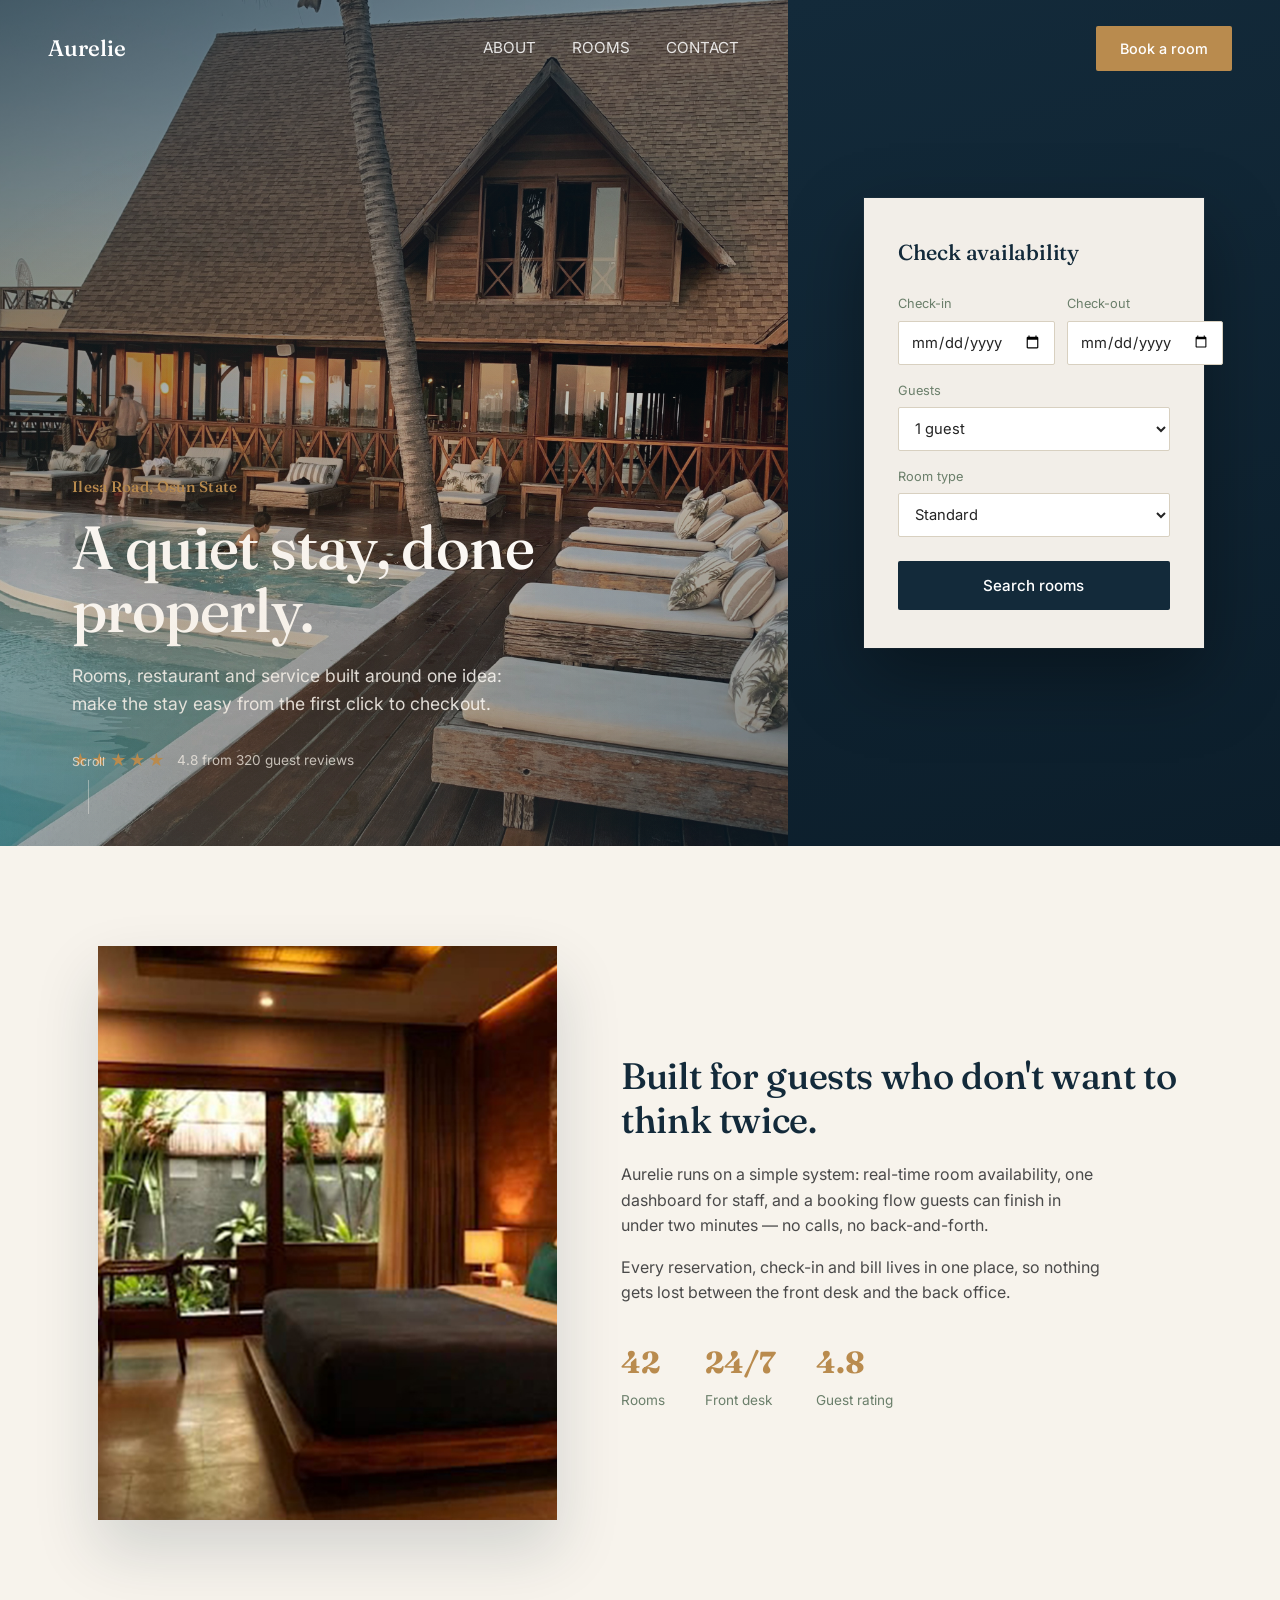
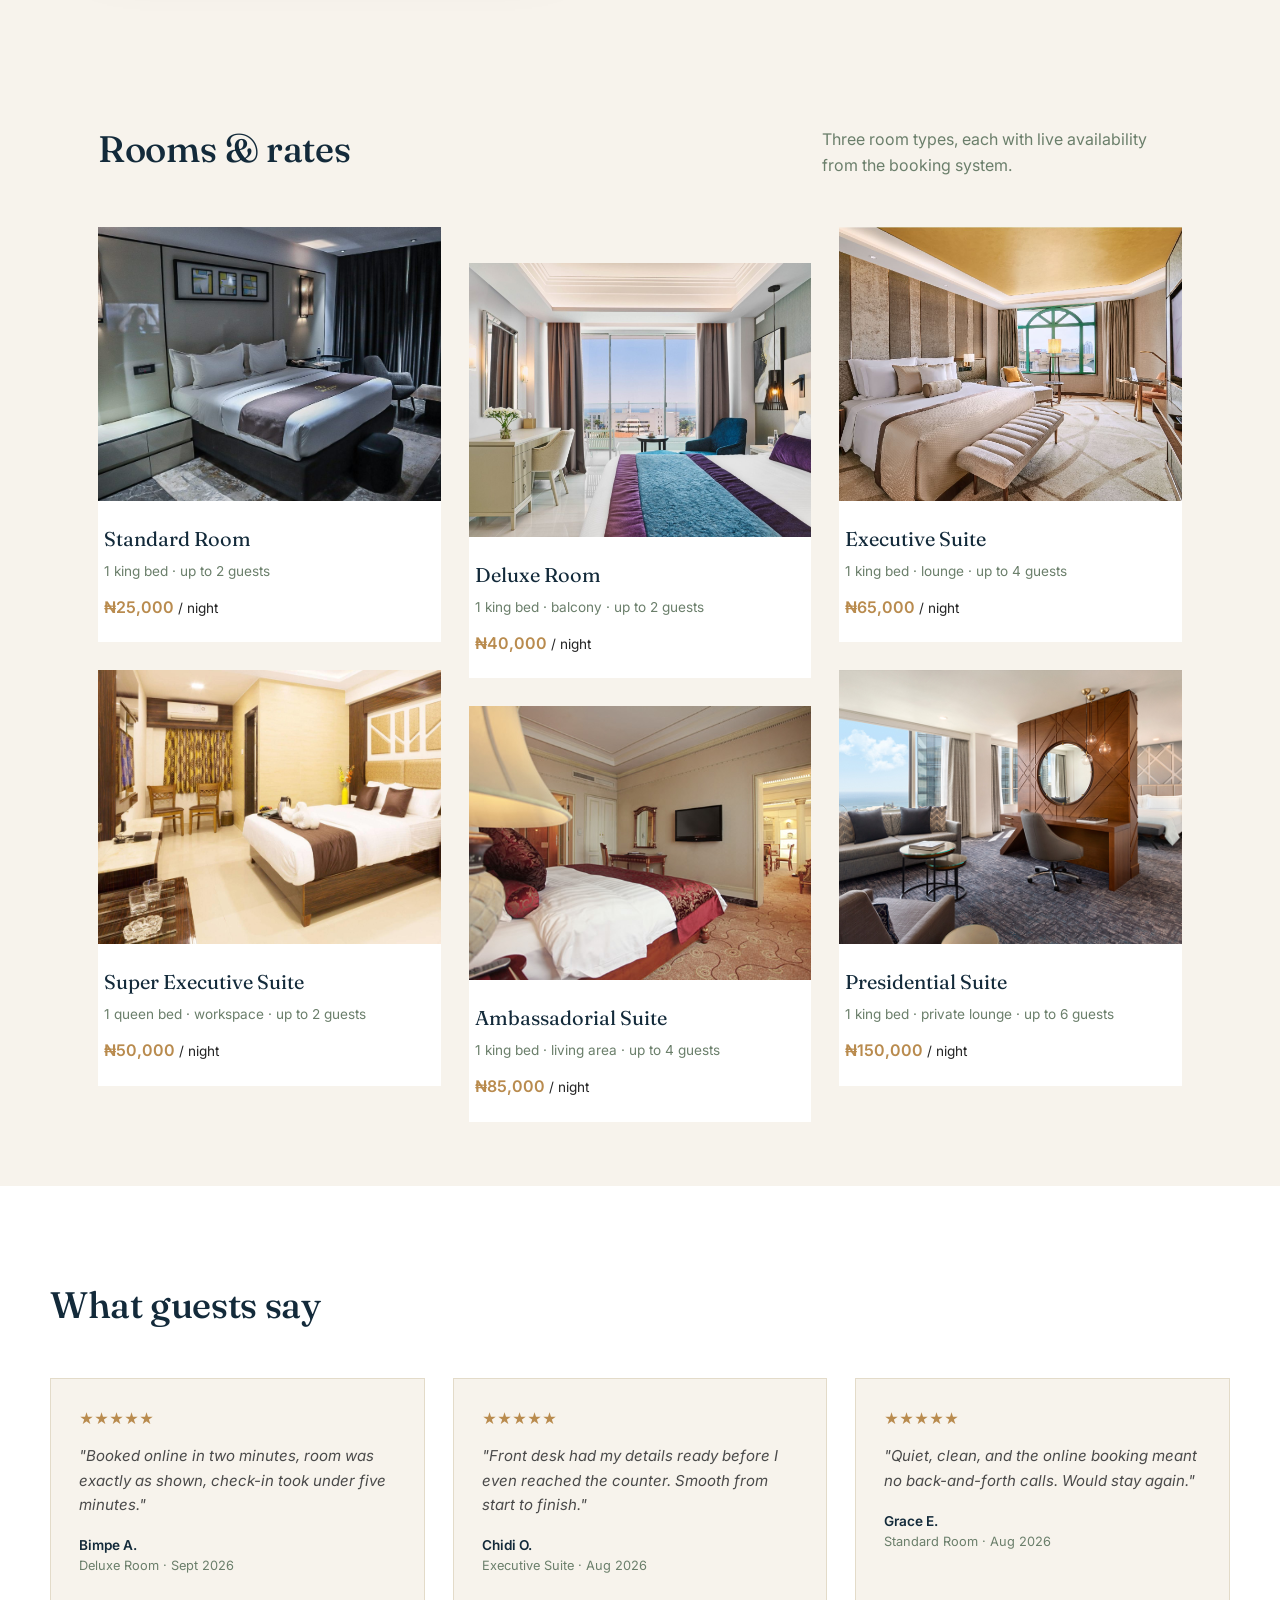
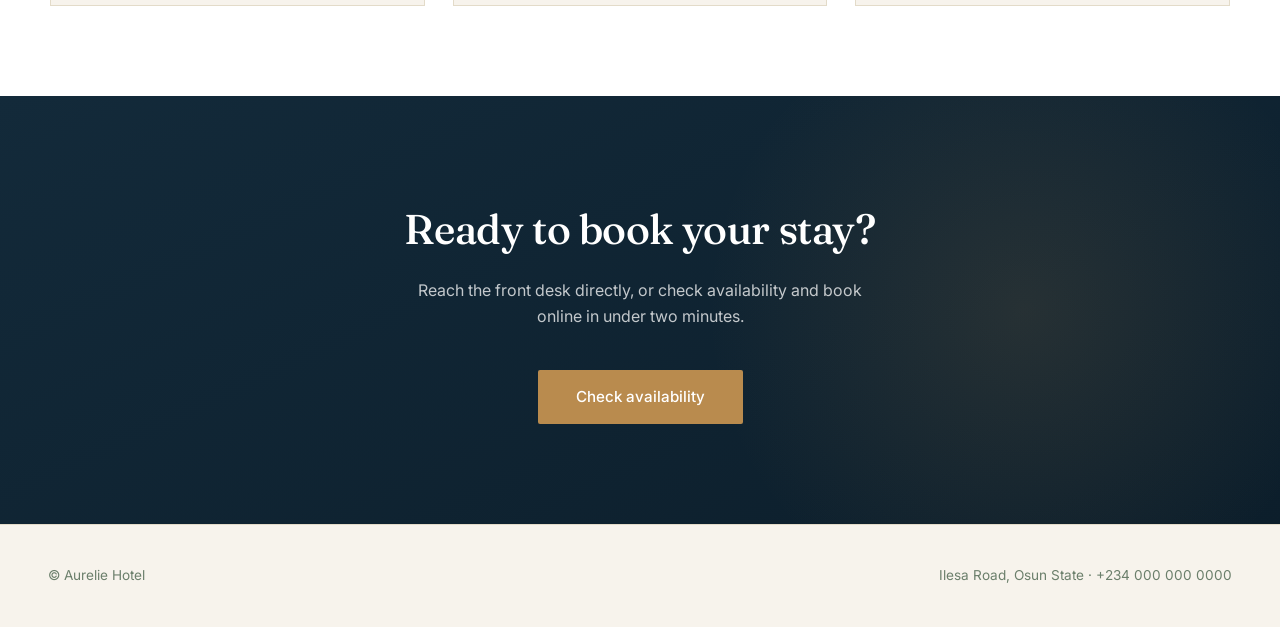
<file: index.html>
<!DOCTYPE html>
<html lang="en">
<head>
<meta charset="UTF-8">
<meta name="viewport" content="width=device-width, initial-scale=1.0">
<title>Aurelie Hotel</title>
<link rel="preconnect" href="https://fonts.googleapis.com">
<link href="https://fonts.googleapis.com/css2?family=Fraunces:opsz,wght@9..144,400;9..144,500;9..144,600&family=Inter:wght@400;500;600&display=swap" rel="stylesheet">
<link rel="stylesheet" href="style.css">
</head>
<body>

<nav class="sitenav">
  <div class="logo">Aurelie</div>
  <div class="nav-links">
    <a href="about.html">ABOUT</a>
    <a href="room.html">ROOMS</a>
    <a href="contact.html">CONTACT</a>
  </div>
  <a href="booking.html" class="nav-book">Book a room</a>
  <button class="hamburger" aria-label="Toggle menu"><span></span><span></span><span></span></button>
</nav>
<div class="nav-overlay"></div>

<section class="hero">
  <div class="hero-visual">
    <div class="hero-copy">
      <span class="eyebrow serif">Ilesa Road, Osun State</span>
      <h1>A quiet stay, done properly.</h1>
      <p>Rooms, restaurant and service built around one idea: make the stay easy from the first click to checkout.</p>
      <div class="hero-rating"><span class="stars">★★★★★</span><span>4.8 from 320 guest reviews</span></div>
    </div>
    <div class="scroll-cue"><span>Scroll</span><span class="line"></span></div>
  </div>
  <div class="hero-side">
    <form class="booking-card" action="booking.html">
      <h3>Check availability</h3>
      <div class="field-row">
        <div class="field"><label>Check-in</label><input type="date"></div>
        <div class="field"><label>Check-out</label><input type="date"></div>
      </div>
      <div class="field">
        <label>Guests</label>
        <select><option>1 guest</option><option>2 guests</option><option>3+ guests</option></select>
      </div>
      <div class="field">
        <label>Room type</label>
        <select>
          <option>Standard</option>
          <option>Deluxe</option>
          <option>Executive Suite</option>
          <option>Swiss Room</option>
          <option>Ambassadorial Suite</option>
          <option>Presidential Suite</option>
        </select>
      </div>
      <button type="submit" class="btn-primary">Search rooms</button>
    </form>
  </div>
</section>

<section class="section about reveal">
  <div class="about-img"></div>
  <div>
    <h2>Built for guests who don't want to think twice.</h2>
    <p>Aurelie runs on a simple system: real-time room availability, one dashboard for staff, and a booking flow guests can finish in under two minutes — no calls, no back-and-forth.</p>
    <p>Every reservation, check-in and bill lives in one place, so nothing gets lost between the front desk and the back office.</p>
    <div class="stat-row">
      <div class="stat"><b>42</b><span>Rooms</span></div>
      <div class="stat"><b>24/7</b><span>Front desk</span></div>
      <div class="stat"><b>4.8</b><span>Guest rating</span></div>
    </div>
  </div>
</section>

<section class="section">
  <div class="rooms-header reveal">
    <h2>Rooms &amp; rates</h2>
    <p>Three room types, each with live availability from the booking system.</p>
  </div>
  <div class="room-grid">
    <a href="room.html" class="room-card reveal">
      <div class="room-img" style="background-image:url('Image/Standard\ Room.jpg');"></div>
      <div class="room-info">
        <div class="room-name">Standard Room</div>
        <div class="room-meta">1 king bed · up to 2 guests</div>
        <div class="room-price">₦25,000 <span>/ night</span></div>
      </div>
    </a>
    <a href="room.html" class="room-card reveal reveal-delay-1">
      <div class="room-img" style="background-image:url('Image/Deluxe\ Room.jpg');"></div>
      <div class="room-info">
        <div class="room-name">Deluxe Room</div>
        <div class="room-meta">1 king bed · balcony · up to 2 guests</div>
        <div class="room-price">₦40,000 <span>/ night</span></div>
      </div>
    </a>
    <a href="room.html" class="room-card reveal reveal-delay-2">
      <div class="room-img" style="background-image:url('Image/Executive\ Suite.jpg');"></div>
      <div class="room-info">
        <div class="room-name">Executive Suite</div>
        <div class="room-meta">1 king bed · lounge · up to 4 guests</div>
        <div class="room-price">₦65,000 <span>/ night</span></div>
      </div>
    </a>
    <a href="room.html" class="room-card reveal">
      <div class="room-img" style="background-image:url('Image/Super\ Executive\ Room.jpeg');"></div>
      <div class="room-info">
        <div class="room-name">Super Executive Suite</div>
        <div class="room-meta">1 queen bed · workspace · up to 2 guests</div>
        <div class="room-price">₦50,000 <span>/ night</span></div>
      </div>
    </a>
    <a href="room.html" class="room-card reveal reveal-delay-1">
      <div class="room-img" style="background-image:url('Image/Ambassadorial\ Suites.jpg');"></div>
      <div class="room-info">
        <div class="room-name">Ambassadorial Suite</div>
        <div class="room-meta">1 king bed · living area · up to 4 guests</div>
        <div class="room-price">₦85,000 <span>/ night</span></div>
      </div>
    </a>
    <a href="room.html" class="room-card reveal reveal-delay-2">
      <div class="room-img" style="background-image:url('Image/Presidential\ Suites.jpg');"></div>
      <div class="room-info">
        <div class="room-name">Presidential Suite</div>
        <div class="room-meta">1 king bed · private lounge · up to 6 guests</div>
        <div class="room-price">₦150,000 <span>/ night</span></div>
      </div>
    </a>
  </div>
</section>

<section class="reviews">
  <div class="reviews-inner">
    <div class="reviews-head reveal"><h2>What guests say</h2></div>
    <div class="review-grid">
      <div class="review-card reveal">
        <span class="stars">★★★★★</span>
        <p>"Booked online in two minutes, room was exactly as shown, check-in took under five minutes."</p>
        <div class="who">Bimpe A. <span>Deluxe Room · Sept 2026</span></div>
      </div>
      <div class="review-card reveal reveal-delay-1">
        <span class="stars">★★★★★</span>
        <p>"Front desk had my details ready before I even reached the counter. Smooth from start to finish."</p>
        <div class="who">Chidi O. <span>Executive Suite · Aug 2026</span></div>
      </div>
      <div class="review-card reveal reveal-delay-2">
        <span class="stars">★★★★★</span>
        <p>"Quiet, clean, and the online booking meant no back-and-forth calls. Would stay again."</p>
        <div class="who">Grace E. <span>Standard Room · Aug 2026</span></div>
      </div>
    </div>
  </div>
</section>

<section class="cta reveal">
  <h2 class="serif">Ready to book your stay?</h2>
  <p>Reach the front desk directly, or check availability and book online in under two minutes.</p>
  <a href="booking.html" class="btn-primary">Check availability</a>
</section>

<footer>
  <span>© Aurelie Hotel</span>
  <span>Ilesa Road, Osun State · +234 000 000 0000</span>
</footer>

<script src="main.js"></script>
</body>
</html>
</file>
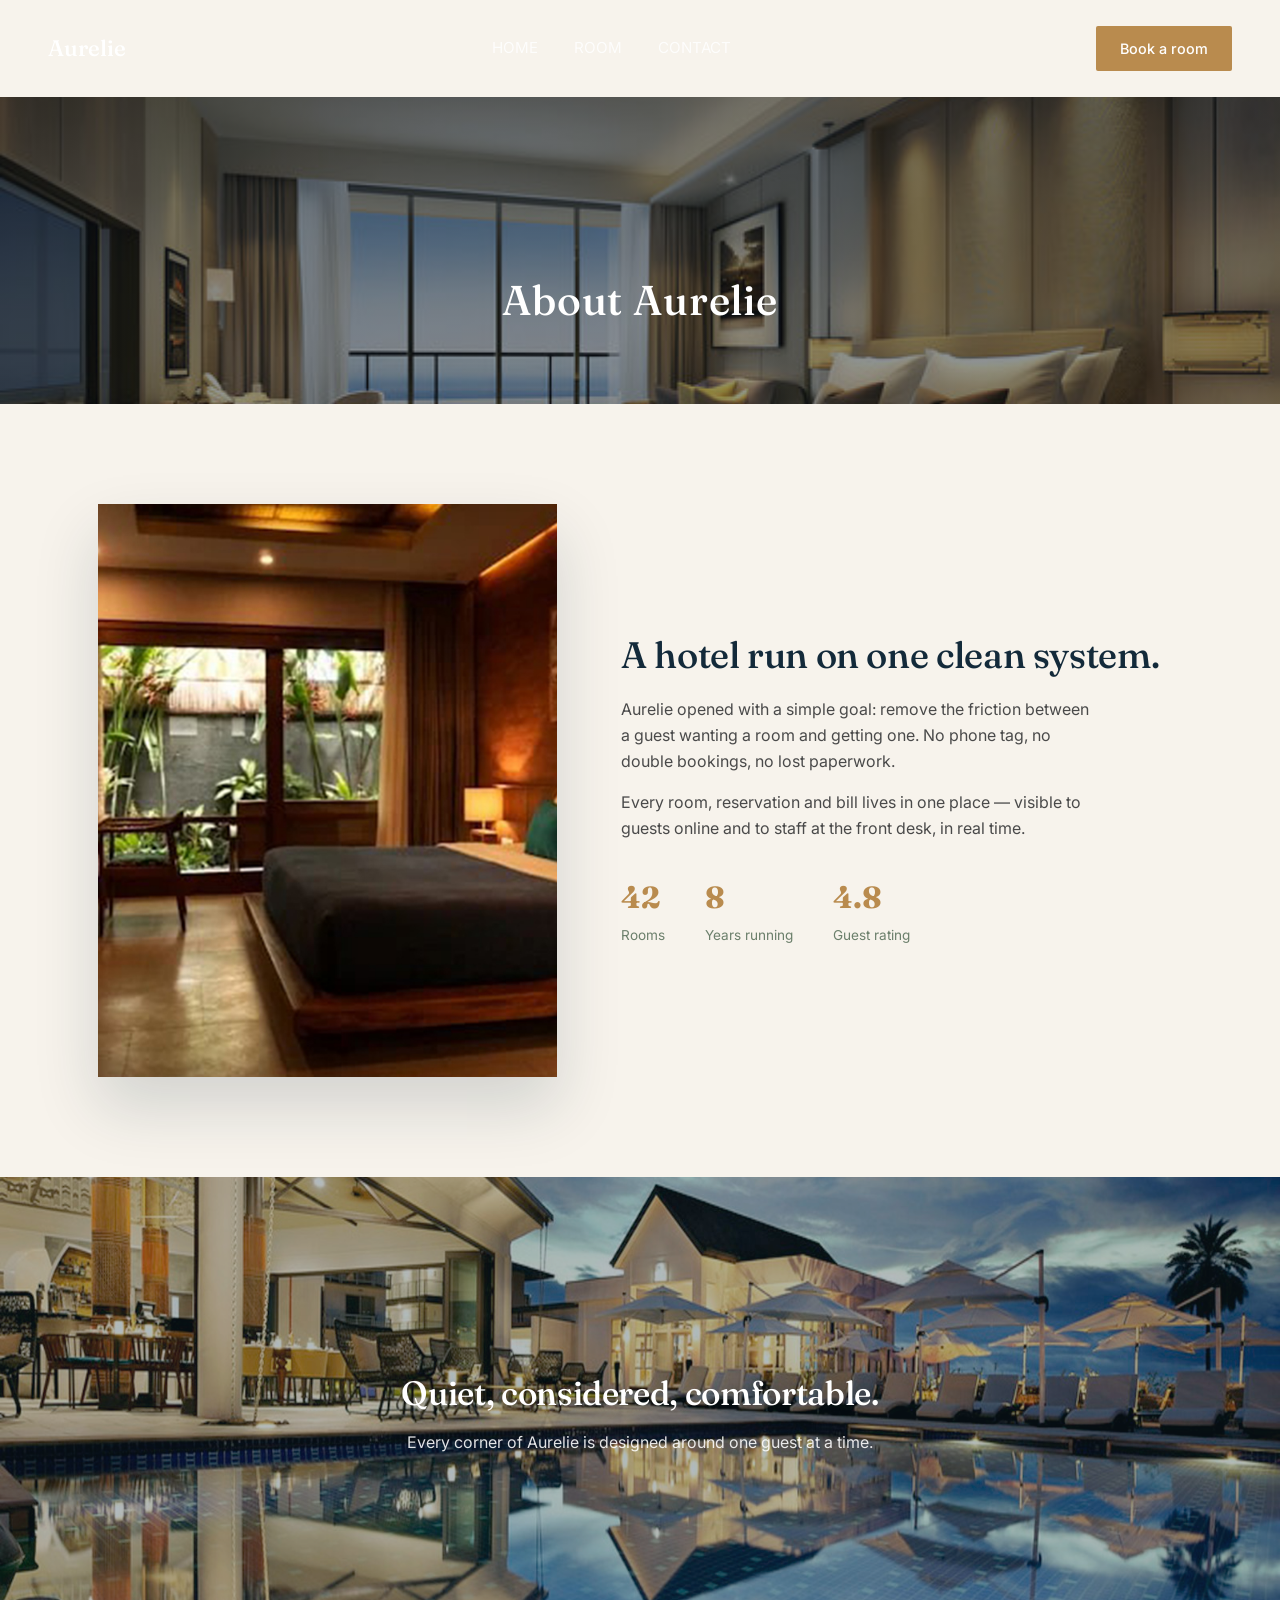
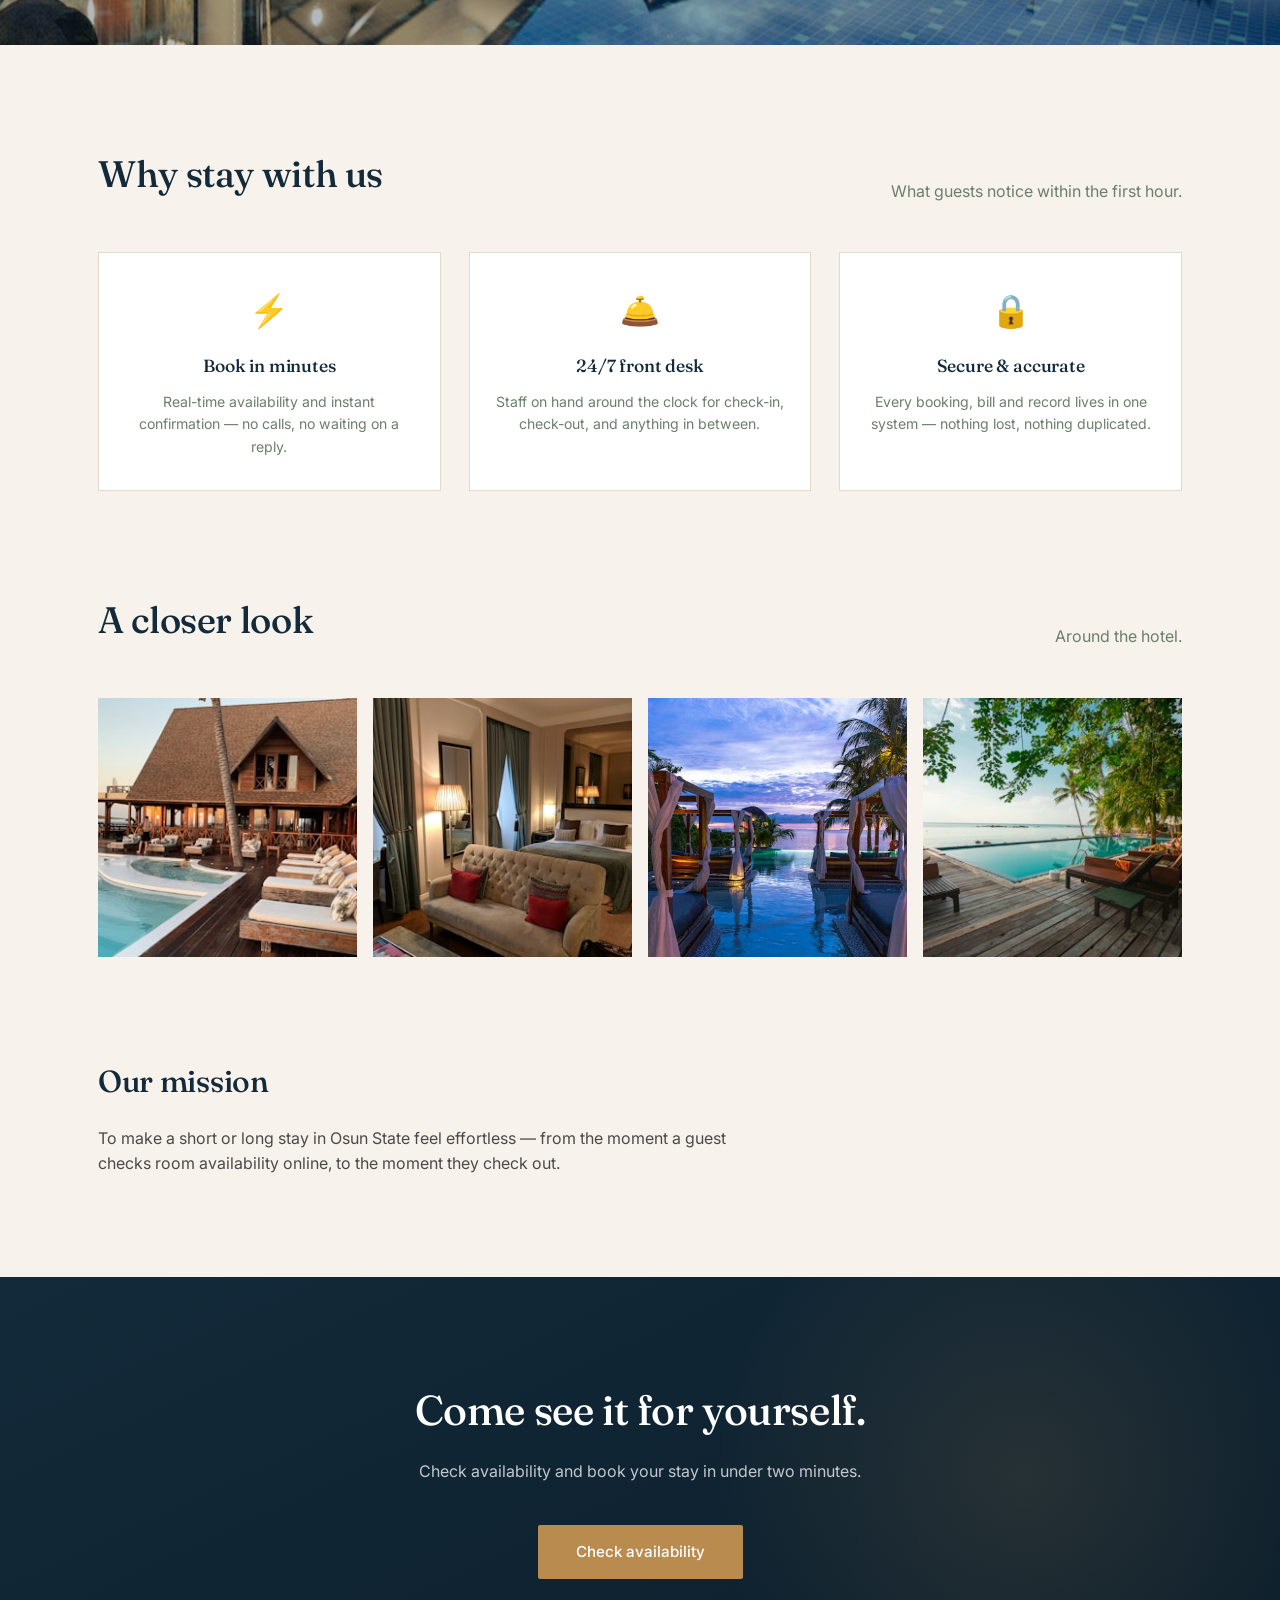
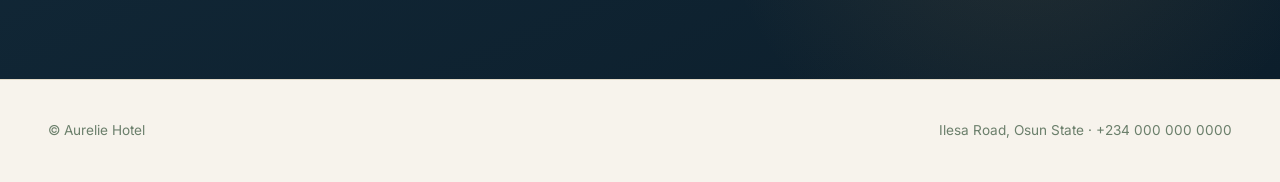
<file: about.html>
<!DOCTYPE html>
<html lang="en">
<head>
<meta charset="UTF-8">
<meta name="viewport" content="width=device-width, initial-scale=1.0">
<title>About Us — Aurelie Hotel</title>
<link rel="preconnect" href="https://fonts.googleapis.com">
<link href="https://fonts.googleapis.com/css2?family=Fraunces:opsz,wght@9..144,400;9..144,500;9..144,600&family=Inter:wght@400;500;600&display=swap" rel="stylesheet">
<link rel="stylesheet" href="style.css">
</head>
<body>

<nav class="sitenav" style="position:relative; background:transparent;">
  <div class="logo">Aurelie</div>
  <div class="nav-links">
    <a href="index.html">HOME</a>
    <a href="room.html">ROOM</a>
    <a href="contact.html">CONTACT</a>
  </div>
  <a href="booking.html" class="nav-book">Book a room</a>
  <button class="hamburger" aria-label="Toggle menu"><span></span><span></span><span></span></button>
</nav>
<div class="nav-overlay"></div>

<section class="page-hero">
  <h1 class="serif">About Aurelie</h1>
</section>

<section class="section about reveal">
  <div class="about-img"></div>
  <div>
    <h2>A hotel run on one clean system.</h2>
    <p>Aurelie opened with a simple goal: remove the friction between a guest wanting a room and getting one. No phone tag, no double bookings, no lost paperwork.</p>
    <p>Every room, reservation and bill lives in one place — visible to guests online and to staff at the front desk, in real time.</p>
    <div class="stat-row">
      <div class="stat"><b>42</b><span>Rooms</span></div>
      <div class="stat"><b>8</b><span>Years running</span></div>
      <div class="stat"><b>4.8</b><span>Guest rating</span></div>
    </div>
  </div>
</section>

<section class="image-band" style="background-image:url('Image/about.jpeg');">
  <div class="band-text reveal">
    <h2 class="serif">Quiet, considered, comfortable.</h2>
    <p>Every corner of Aurelie is designed around one guest at a time.</p>
  </div>
</section>

<section class="section">
  <div class="rooms-header reveal">
    <h2>Why stay with us</h2>
    <p>What guests notice within the first hour.</p>
  </div>
  <div class="feature-grid">
    <div class="feature-card reveal">
      <div class="ficon">⚡</div>
      <h3>Book in minutes</h3>
      <p>Real-time availability and instant confirmation — no calls, no waiting on a reply.</p>
    </div>
    <div class="feature-card reveal reveal-delay-1">
      <div class="ficon">🛎️</div>
      <h3>24/7 front desk</h3>
      <p>Staff on hand around the clock for check-in, check-out, and anything in between.</p>
    </div>
    <div class="feature-card reveal reveal-delay-2">
      <div class="ficon">🔒</div>
      <h3>Secure &amp; accurate</h3>
      <p>Every booking, bill and record lives in one system — nothing lost, nothing duplicated.</p>
    </div>
  </div>
</section>

<section class="section" style="padding-top:0;">
  <div class="rooms-header reveal">
    <h2>A closer look</h2>
    <p>Around the hotel.</p>
  </div>
  <div class="gallery-strip">
    <div class="gallery-item reveal"><img src="Image/gallery 1.jpeg" alt="Room"></div>
    <div class="gallery-item reveal reveal-delay-1"><img src="Image/gallery 2.jpeg" alt="Room"></div>
    <div class="gallery-item reveal reveal-delay-2"><img src="Image/gallery 3.jpeg" alt="Suite"></div>
    <div class="gallery-item reveal reveal-delay-3"><img src="Image/gallery 4.jpeg" alt="Lounge"></div>
  </div>
</section>

<section class="section reveal" style="padding-top:0;">
  <h2 style="color:var(--ink); font-size:1.9rem; margin-bottom:20px;">Our mission</h2>
  <p style="max-width:640px; color:#4a4a4a;">To make a short or long stay in Osun State feel effortless — from the moment a guest checks room availability online, to the moment they check out.</p>
</section>

<section class="cta reveal">
  <h2 class="serif">Come see it for yourself.</h2>
  <p>Check availability and book your stay in under two minutes.</p>
  <a href="booking.html" class="btn-primary">Check availability</a>
</section>

<footer>
  <span>© Aurelie Hotel</span>
  <span>Ilesa Road, Osun State · +234 000 000 0000</span>
</footer>

<script src="main.js"></script>
</body>
</html>
</file>
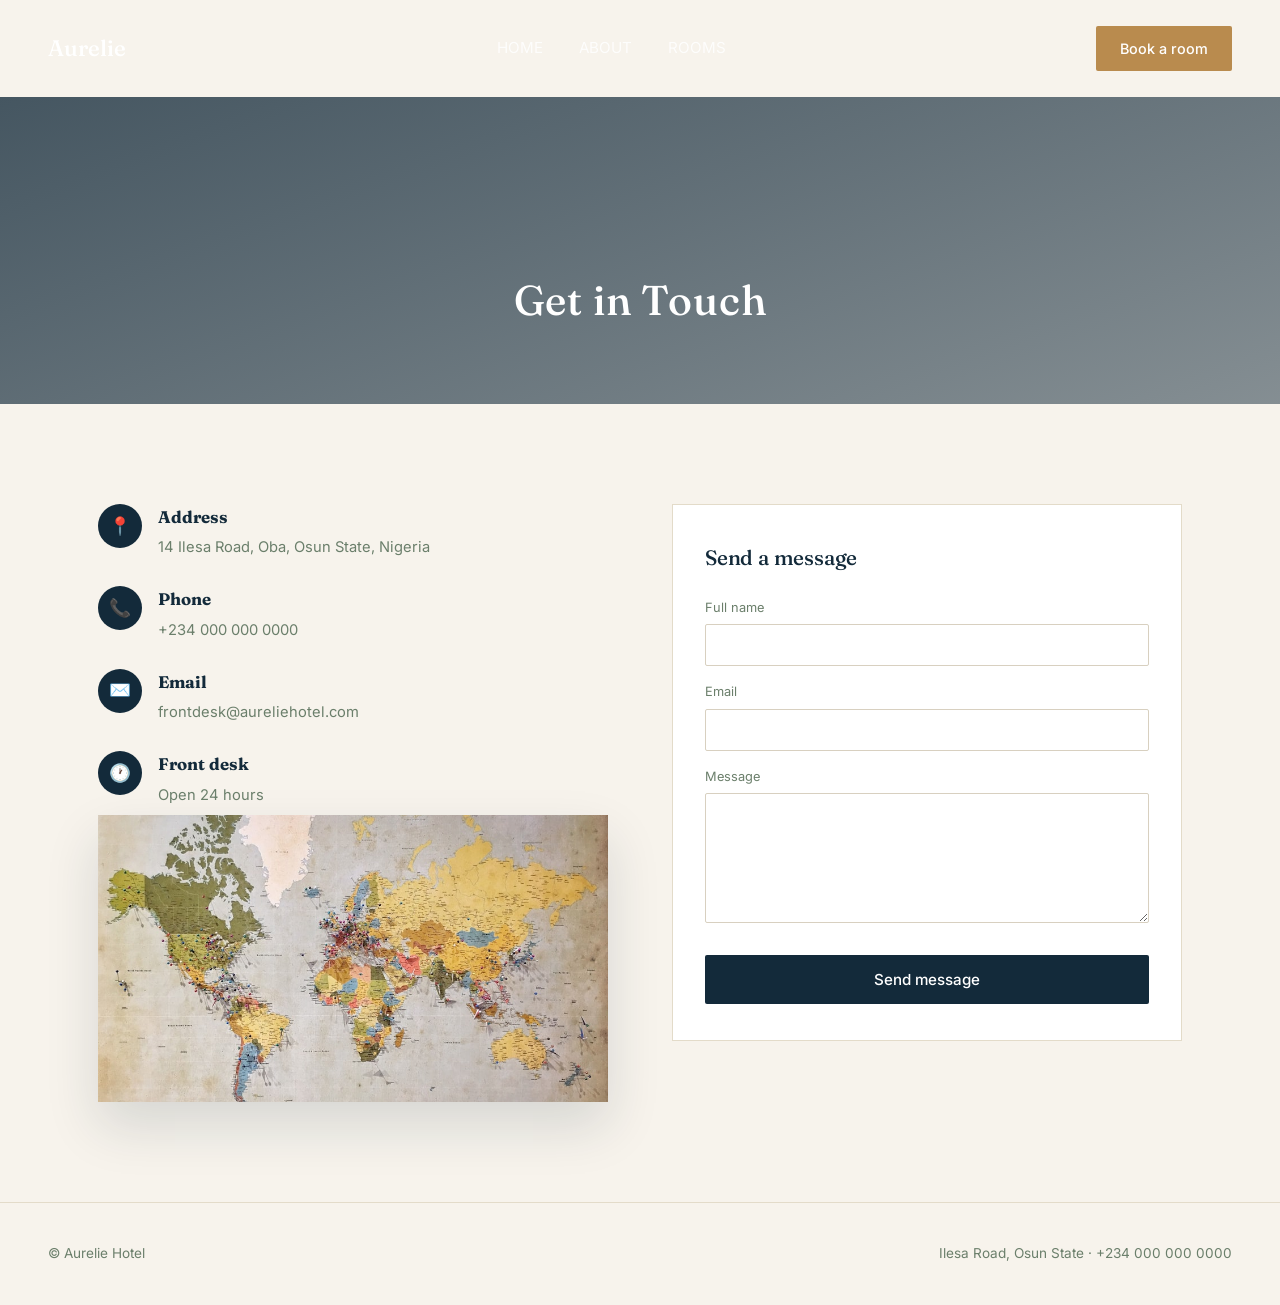
<file: contact.html>
<!DOCTYPE html>
<html lang="en">
<head>
<meta charset="UTF-8">
<meta name="viewport" content="width=device-width, initial-scale=1.0">
<title>Contact Us — Aurelie Hotel</title>
<link rel="preconnect" href="https://fonts.googleapis.com">
<link href="https://fonts.googleapis.com/css2?family=Fraunces:opsz,wght@9..144,400;9..144,500;9..144,600&family=Inter:wght@400;500;600&display=swap" rel="stylesheet">
<link rel="stylesheet" href="style.css">
</head>
<body>

<nav class="sitenav" style="position:relative; background:transparent;">
  <div class="logo">Aurelie</div>
  <div class="nav-links">
    <a href="index.html">HOME</a>
    <a href="about.html">ABOUT</a>
    <a href="rooms.html">ROOMS</a>
  </div>
  <a href="booking.html" class="nav-book">Book a room</a>
  <button class="hamburger" aria-label="Toggle menu"><span></span><span></span><span></span></button>
</nav>
<div class="nav-overlay"></div>

<section class="page-hero" style="background-image:linear-gradient(160deg, rgba(19,42,58,0.78), rgba(19,42,58,0.5)), url('https://images.unsplash.com/photo-1445019980597-93fa8acb246c?w=1600&q=80');">
  <h1 class="serif">Get in Touch</h1>
</section>

<section class="section">
  <div class="contact-wrap">
    <div class="reveal">
      <div class="contact-info">
        <div class="item">
          <div class="cicon">📍</div>
          <div><b>Address</b><span>14 Ilesa Road, Oba, Osun State, Nigeria</span></div>
        </div>
        <div class="item">
          <div class="cicon">📞</div>
          <div><b>Phone</b><span>+234 000 000 0000</span></div>
        </div>
        <div class="item">
          <div class="cicon">✉️</div>
          <div><b>Email</b><span>frontdesk@aureliehotel.com</span></div>
        </div>
        <div class="item">
          <div class="cicon">🕐</div>
          <div><b>Front desk</b><span>Open 24 hours</span></div>
        </div>
      </div>
      <div class="map-block"></div>
    </div>

    <form class="contact-form reveal reveal-delay-1">
      <h3>Send a message</h3>
      <div class="field"><label>Full name</label><input type="text"></div>
      <div class="field"><label>Email</label><input type="email"></div>
      <div class="field"><label>Message</label><textarea></textarea></div>
      <button type="submit" class="btn-primary">Send message</button>
    </form>
  </div>
</section>

<footer>
  <span>© Aurelie Hotel</span>
  <span>Ilesa Road, Osun State · +234 000 000 0000</span>
</footer>

<script src="main.js"></script>
</body>
</html>
</file>
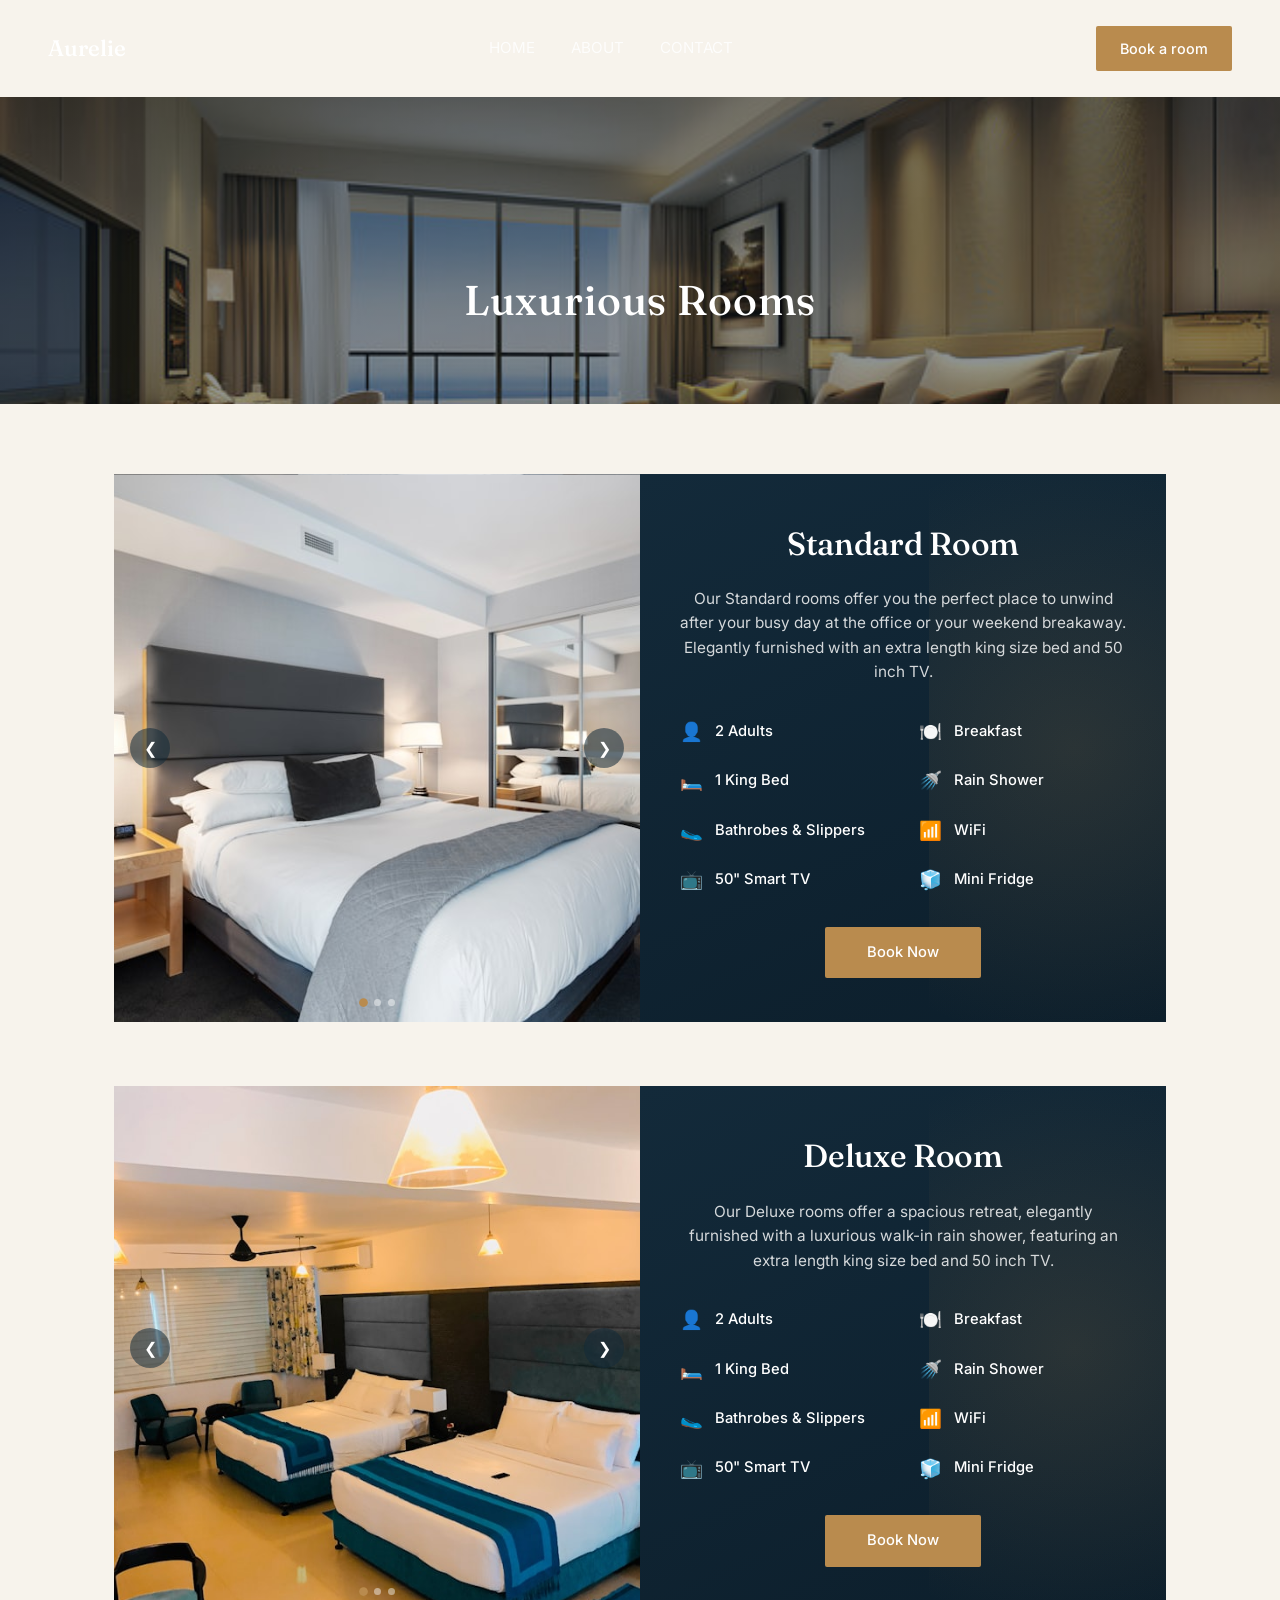
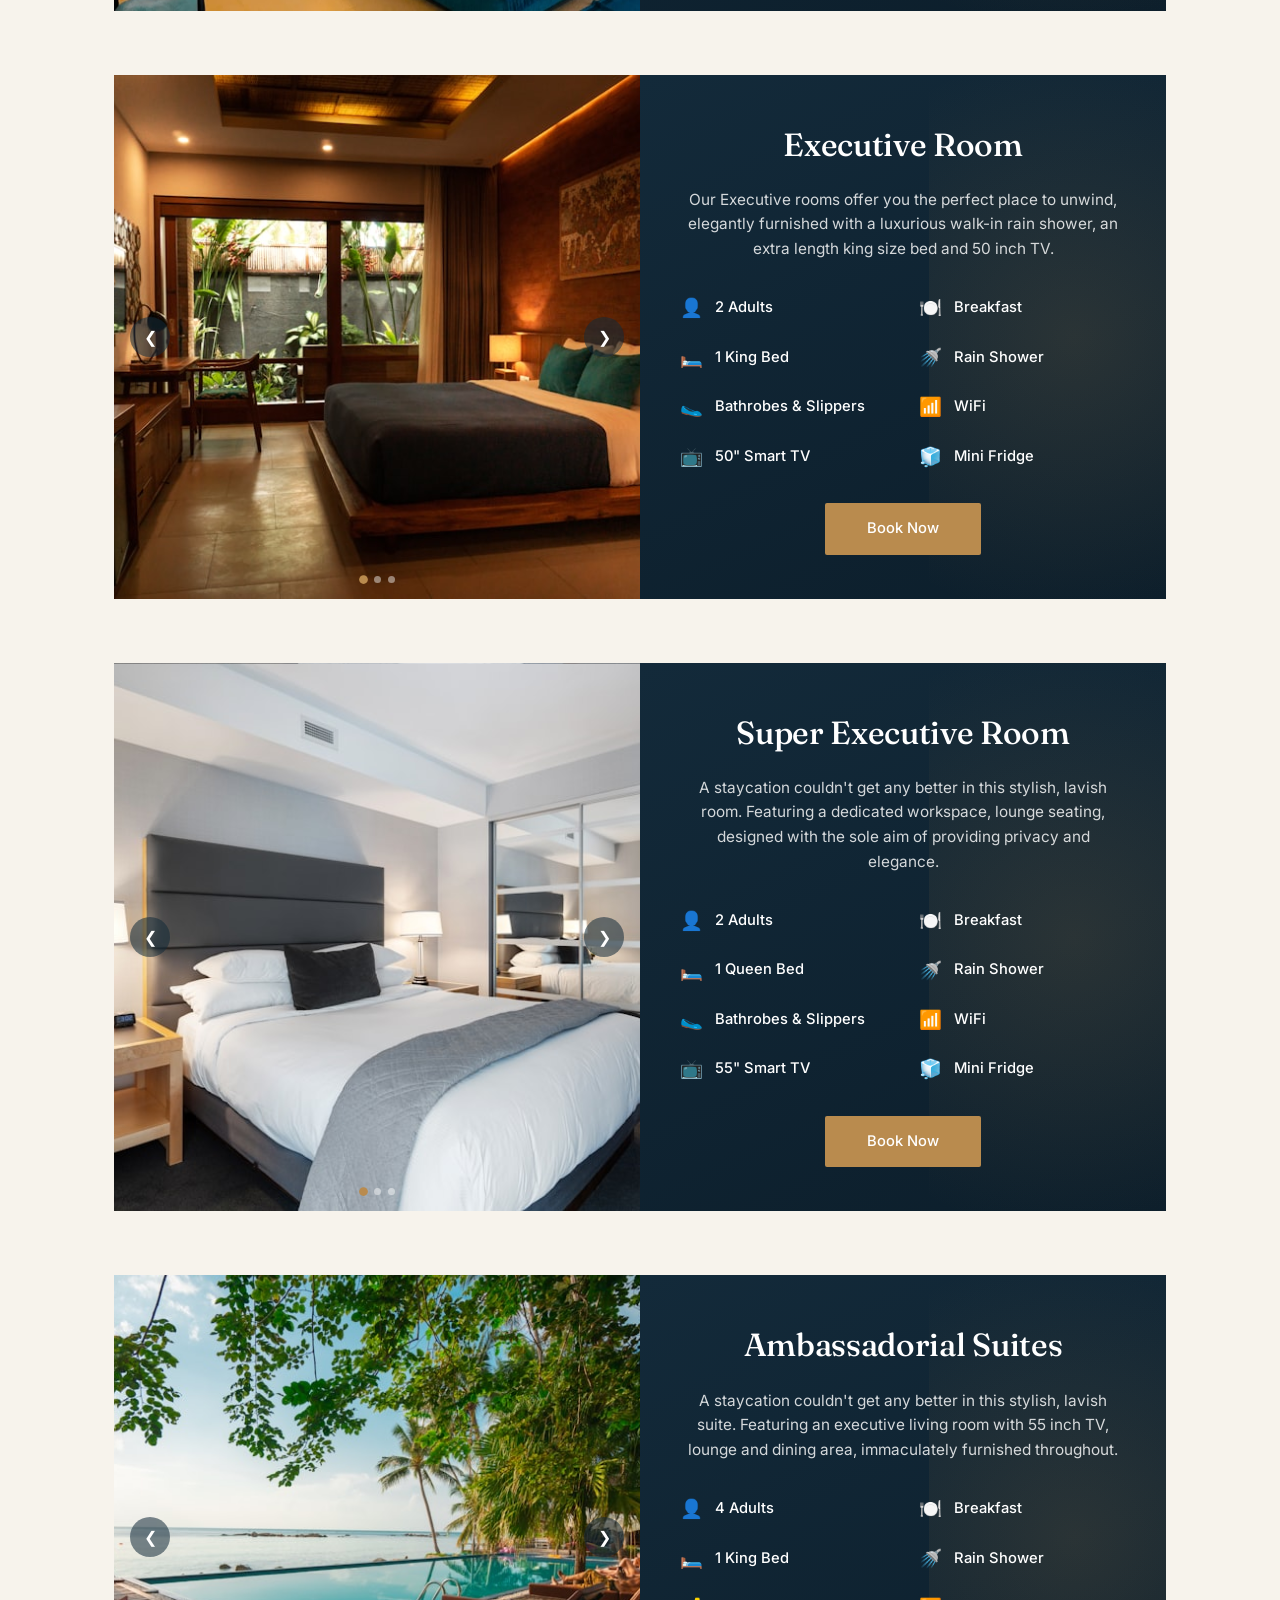
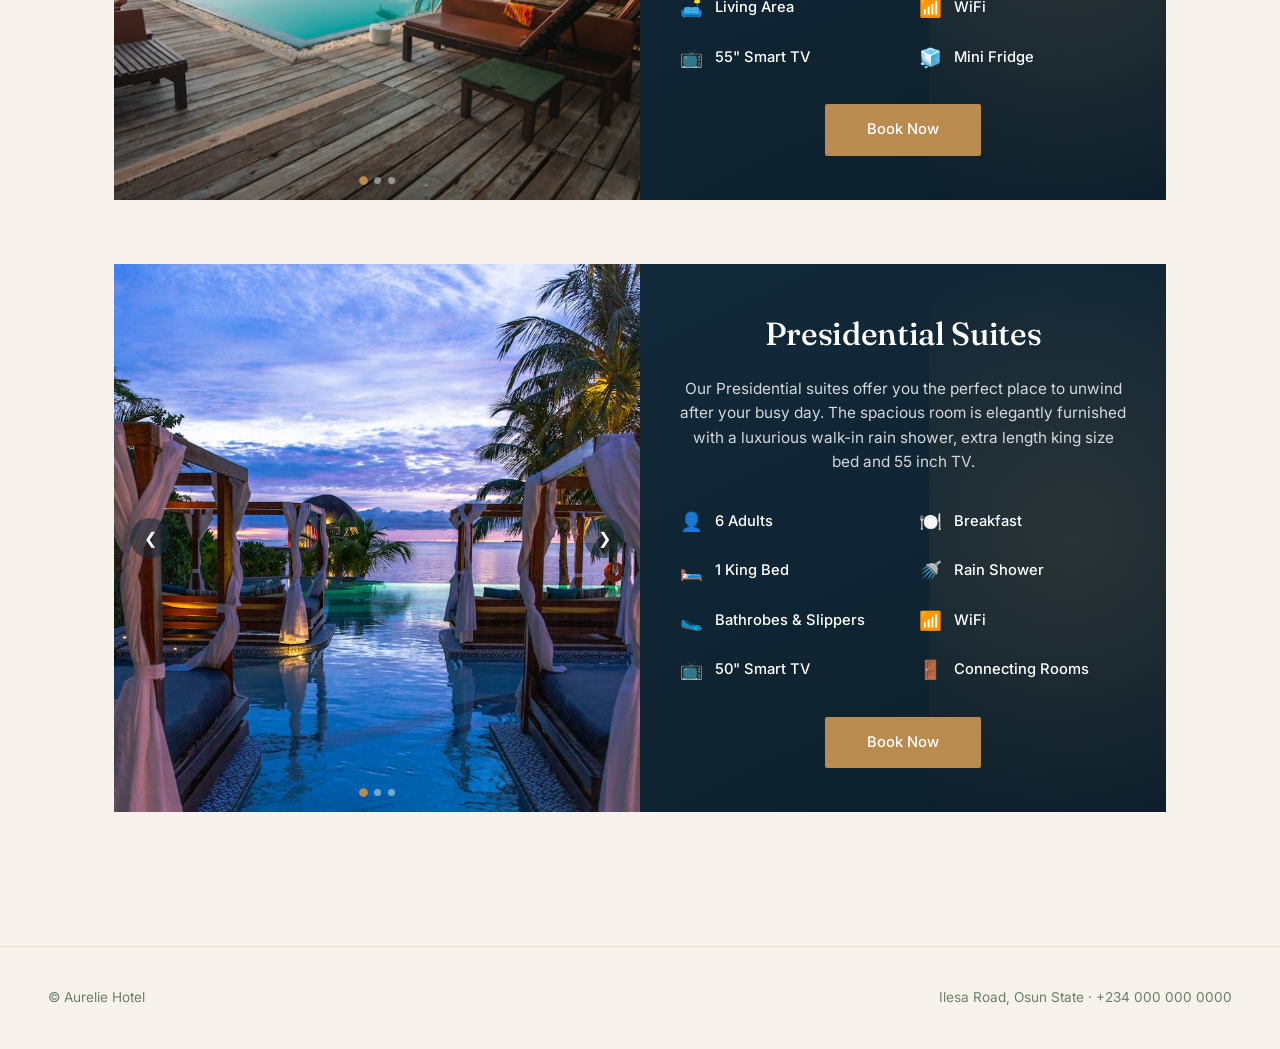
<file: room.html>
<!DOCTYPE html>
<html lang="en">
<head>
<meta charset="UTF-8">
<meta name="viewport" content="width=device-width, initial-scale=1.0">
<title>Luxurious Rooms — Aurelie Hotel</title>
<link rel="preconnect" href="https://fonts.googleapis.com">
<link href="https://fonts.googleapis.com/css2?family=Fraunces:opsz,wght@9..144,400;9..144,500;9..144,600&family=Inter:wght@400;500;600&display=swap" rel="stylesheet">
<link rel="stylesheet" href="style.css">
</head>
<body>

<nav class="sitenav" style="position:relative; background:transparent;">
  <div class="logo">Aurelie</div>
  <div class="nav-links">
    <a href="index.html">HOME</a>
    <a href="about.html">ABOUT</a>
    <a href="contact.html">CONTACT</a>
  </div>
  <a href="booking.html" class="nav-book">Book a room</a>
  <button class="hamburger" aria-label="Toggle menu"><span></span><span></span><span></span></button>
</nav>
<div class="nav-overlay"></div>

<section class="page-hero">
  <h1 class="serif">Luxurious Rooms</h1>
</section>

<div class="rooms-wrap">

  <!-- STANDARD ROOM -->
  <div class="room-block reveal">
    <div class="carousel" data-autoplay="4500">
      <div class="carousel-track">
        <div class="carousel-slide" style="background-image:url('Image/Super\ 1.jpeg')"></div>
        <div class="carousel-slide" style="background-image:url('Image/standard\ 2.jpeg')"></div>
        <div class="carousel-slide" style="background-image:url('Image/standard\ 3.jpeg')"></div>
      </div>
      <button class="car-arrow prev">&#10094;</button>
      <button class="car-arrow next">&#10095;</button>
      <div class="carousel-dots"></div>
    </div>
    <div class="room-panel">
      <h2 class="serif">Standard Room</h2>
      <p>Our Standard rooms offer you the perfect place to unwind after your busy day at the office or your weekend breakaway. Elegantly furnished with an extra length king size bed and 50 inch TV.</p>
      <div class="amenity-grid">
        <div class="amenity"><span class="icon">👤</span>2 Adults</div>
        <div class="amenity"><span class="icon">🍽️</span>Breakfast</div>
        <div class="amenity"><span class="icon">🛏️</span>1 King Bed</div>
        <div class="amenity"><span class="icon">🚿</span>Rain Shower</div>
        <div class="amenity"><span class="icon">🥿</span>Bathrobes &amp; Slippers</div>
        <div class="amenity"><span class="icon">📶</span>WiFi</div>
        <div class="amenity"><span class="icon">📺</span>50" Smart TV</div>
        <div class="amenity"><span class="icon">🧊</span>Mini Fridge</div>
      </div>
      <a href="booking.html" class="btn-book-now">Book Now</a>
    </div>
  </div>

  <!-- DELUXE ROOM -->
  <div class="room-block reveal">
    <div class="carousel" data-autoplay="5000">
      <div class="carousel-track">
        <div class="carousel-slide" style="background-image:url('Image/duplex\ 1.jpeg')"></div>
        <div class="carousel-slide" style="background-image:url('Image/duplex\ 2.jpeg')"></div>
        <div class="carousel-slide" style="background-image:url('Image/duplex\ 3.jpeg')"></div>
      </div>
      <button class="car-arrow prev">&#10094;</button>
      <button class="car-arrow next">&#10095;</button>
      <div class="carousel-dots"></div>
    </div>
    <div class="room-panel">
      <h2 class="serif">Deluxe Room</h2>
      <p>Our Deluxe rooms offer a spacious retreat, elegantly furnished with a luxurious walk-in rain shower, featuring an extra length king size bed and 50 inch TV.</p>
      <div class="amenity-grid">
        <div class="amenity"><span class="icon">👤</span>2 Adults</div>
        <div class="amenity"><span class="icon">🍽️</span>Breakfast</div>
        <div class="amenity"><span class="icon">🛏️</span>1 King Bed</div>
        <div class="amenity"><span class="icon">🚿</span>Rain Shower</div>
        <div class="amenity"><span class="icon">🥿</span>Bathrobes &amp; Slippers</div>
        <div class="amenity"><span class="icon">📶</span>WiFi</div>
        <div class="amenity"><span class="icon">📺</span>50" Smart TV</div>
        <div class="amenity"><span class="icon">🧊</span>Mini Fridge</div>
      </div>
      <a href="booking.html" class="btn-book-now">Book Now</a>
    </div>
  </div>

  <!-- EXECUTIVE ROOM -->
  <div class="room-block reveal">
    <div class="carousel" data-autoplay="4700">
      <div class="carousel-track">
        <div class="carousel-slide" style="background-image:url('Image/executive\ 1.jpeg')"></div>
        <div class="carousel-slide" style="background-image:url('Image/executive\ 2.jpeg')"></div>
        <div class="carousel-slide" style="background-image:url('Image/executive\ 3.jpeg')"></div>
      </div>
      <button class="car-arrow prev">&#10094;</button>
      <button class="car-arrow next">&#10095;</button>
      <div class="carousel-dots"></div>
    </div>
    <div class="room-panel">
      <h2 class="serif">Executive Room</h2>
      <p>Our Executive rooms offer you the perfect place to unwind, elegantly furnished with a luxurious walk-in rain shower, an extra length king size bed and 50 inch TV.</p>
      <div class="amenity-grid">
        <div class="amenity"><span class="icon">👤</span>2 Adults</div>
        <div class="amenity"><span class="icon">🍽️</span>Breakfast</div>
        <div class="amenity"><span class="icon">🛏️</span>1 King Bed</div>
        <div class="amenity"><span class="icon">🚿</span>Rain Shower</div>
        <div class="amenity"><span class="icon">🥿</span>Bathrobes &amp; Slippers</div>
        <div class="amenity"><span class="icon">📶</span>WiFi</div>
        <div class="amenity"><span class="icon">📺</span>50" Smart TV</div>
        <div class="amenity"><span class="icon">🧊</span>Mini Fridge</div>
      </div>
      <a href="booking.html" class="btn-book-now">Book Now</a>
    </div>
  </div>

  <!-- SUPER EXECUTIVE / SWISS ROOM -->
  <div class="room-block reveal">
    <div class="carousel" data-autoplay="4900">
      <div class="carousel-track">
        <div class="carousel-slide" style="background-image:url('Image/Super\ 1.jpeg')"></div>
        <div class="carousel-slide" style="background-image:url('Image/Super\ 2.jpeg')"></div>
        <div class="carousel-slide" style="background-image:url('Image/Super\ Executive\ Room.jpeg')"></div>
      </div>
      <button class="car-arrow prev">&#10094;</button>
      <button class="car-arrow next">&#10095;</button>
      <div class="carousel-dots"></div>
    </div>
    <div class="room-panel">
      <h2 class="serif">Super Executive  Room</h2>
      <p>A staycation couldn't get any better in this stylish, lavish room. Featuring a dedicated workspace, lounge seating, designed with the sole aim of providing privacy and elegance.</p>
      <div class="amenity-grid">
        <div class="amenity"><span class="icon">👤</span>2 Adults</div>
        <div class="amenity"><span class="icon">🍽️</span>Breakfast</div>
        <div class="amenity"><span class="icon">🛏️</span>1 Queen Bed</div>
        <div class="amenity"><span class="icon">🚿</span>Rain Shower</div>
        <div class="amenity"><span class="icon">🥿</span>Bathrobes &amp; Slippers</div>
        <div class="amenity"><span class="icon">📶</span>WiFi</div>
        <div class="amenity"><span class="icon">📺</span>55" Smart TV</div>
        <div class="amenity"><span class="icon">🧊</span>Mini Fridge</div>
      </div>
      <a href="booking.html" class="btn-book-now">Book Now</a>
    </div>
  </div>

  <!-- AMBASSADORIAL SUITE -->
  <div class="room-block reveal">
    <div class="carousel" data-autoplay="5100">
      <div class="carousel-track">
        <div class="carousel-slide" style="background-image:url('Image/Ambassadorial\ Suite\ 1.jpeg')"></div>
        <div class="carousel-slide" style="background-image:url('Image/Ambassadorial\ Suite\ 2.jpeg')"></div>
        <div class="carousel-slide" style="background-image:url('Image/Ambassadorial\ Suites.jpg')"></div>
      </div>
      <button class="car-arrow prev">&#10094;</button>
      <button class="car-arrow next">&#10095;</button>
      <div class="carousel-dots"></div>
    </div>
    <div class="room-panel">
      <h2 class="serif">Ambassadorial Suites</h2>
      <p>A staycation couldn't get any better in this stylish, lavish suite. Featuring an executive living room with 55 inch TV, lounge and dining area, immaculately furnished throughout.</p>
      <div class="amenity-grid">
        <div class="amenity"><span class="icon">👤</span>4 Adults</div>
        <div class="amenity"><span class="icon">🍽️</span>Breakfast</div>
        <div class="amenity"><span class="icon">🛏️</span>1 King Bed</div>
        <div class="amenity"><span class="icon">🚿</span>Rain Shower</div>
        <div class="amenity"><span class="icon">🛋️</span>Living Area</div>
        <div class="amenity"><span class="icon">📶</span>WiFi</div>
        <div class="amenity"><span class="icon">📺</span>55" Smart TV</div>
        <div class="amenity"><span class="icon">🧊</span>Mini Fridge</div>
      </div>
      <a href="booking.html" class="btn-book-now">Book Now</a>
    </div>
  </div>

  <!-- PRESIDENTIAL SUITE -->
  <div class="room-block reveal">
    <div class="carousel" data-autoplay="4600">
      <div class="carousel-track">
        <div class="carousel-slide" style="background-image:url('Image/Presidential\ Suite\ 1.jpeg')"></div>
        <div class="carousel-slide" style="background-image:url('Image/Presidential\ Suite\ 2.jpeg')"></div>
        <div class="carousel-slide" style="background-image:url('Image/Presidential\ Suite\ 3.jpeg')"></div>
      </div>
      <button class="car-arrow prev">&#10094;</button>
      <button class="car-arrow next">&#10095;</button>
      <div class="carousel-dots"></div>
    </div>
    <div class="room-panel">
      <h2 class="serif">Presidential Suites</h2>
      <p>Our Presidential suites offer you the perfect place to unwind after your busy day. The spacious room is elegantly furnished with a luxurious walk-in rain shower, extra length king size bed and 55 inch TV.</p>
      <div class="amenity-grid">
        <div class="amenity"><span class="icon">👤</span>6 Adults</div>
        <div class="amenity"><span class="icon">🍽️</span>Breakfast</div>
        <div class="amenity"><span class="icon">🛏️</span>1 King Bed</div>
        <div class="amenity"><span class="icon">🚿</span>Rain Shower</div>
        <div class="amenity"><span class="icon">🥿</span>Bathrobes &amp; Slippers</div>
        <div class="amenity"><span class="icon">📶</span>WiFi</div>
        <div class="amenity"><span class="icon">📺</span>50" Smart TV</div>
        <div class="amenity"><span class="icon">🚪</span>Connecting Rooms</div>
      </div>
      <a href="booking.html" class="btn-book-now">Book Now</a>
    </div>
  </div>

</div>

<footer>
  <span>© Aurelie Hotel</span>
  <span>Ilesa Road, Osun State · +234 000 000 0000</span>
</footer>

<script src="main.js"></script>
</body>
</html>
</file>
<file: style.css>
/* ================= AURELIE HOTEL — BASE STYLES ================= */
:root{
  --ink:#132A3A;
  --ivory:#F7F3EC;
  --brass:#B98B4E;
  --sage:#6B7F6B;
  --charcoal:#242424;
}

*{box-sizing:border-box; margin:0; padding:0;}

body{
  font-family:'Inter', sans-serif;
  color:var(--charcoal);
  background:var(--ivory);
  line-height:1.6;
  overflow-x:hidden;
}

h1,h2,h3,.serif{
  font-family:'Fraunces', serif;
  font-weight:500;
  letter-spacing:-0.01em;
}

a{text-decoration:none; color:inherit;}
img{max-width:100%; display:block;}
button{font-family:'Inter',sans-serif; cursor:pointer; border:none;}

/* ============ SCROLL REVEAL (JS toggles .in-view) ============ */
.reveal{
  opacity:0;
  transform:translateY(28px);
  transition:opacity 0.8s cubic-bezier(.16,1,.3,1), transform 0.8s cubic-bezier(.16,1,.3,1);
}
.reveal.in-view{opacity:1; transform:translateY(0);}
.reveal-delay-1{transition-delay:0.12s;}
.reveal-delay-2{transition-delay:0.24s;}
.reveal-delay-3{transition-delay:0.36s;}

@keyframes riseIn{from{opacity:0; transform:translateY(22px);} to{opacity:1; transform:translateY(0);}}

/* ============ NAV ============ */
nav.sitenav{
  display:flex; justify-content:space-between; align-items:center;
  padding:26px 48px; position:absolute; top:0; left:0; right:0; z-index:30;
  color:#fff; transition:background 0.3s ease, padding 0.3s ease, box-shadow 0.3s ease;
}
nav.sitenav.scrolled{
  position:fixed; background:rgba(19,42,58,0.92); backdrop-filter:blur(10px);
  padding:16px 48px; box-shadow:0 8px 24px rgba(0,0,0,0.15);
}
.logo{font-family:'Fraunces', serif; font-size:1.4rem; font-weight:500;}
.nav-links{display:flex; gap:36px; font-size:0.95rem;}
.nav-links a{opacity:0.85; position:relative; transition:opacity 0.2s ease;}
.nav-links a::after{
  content:''; position:absolute; left:0; bottom:-6px; width:0; height:1px;
  background:var(--brass); transition:width 0.3s ease;
}
.nav-links a:hover{opacity:1;}
.nav-links a:hover::after{width:100%;}
.nav-book{
  background:var(--brass); color:#fff; padding:11px 24px;
  border-radius:2px; font-size:0.9rem; font-weight:500;
  transition:background 0.25s ease, transform 0.25s ease, box-shadow 0.25s ease;
}
.nav-book:hover{background:#c99a5c; transform:translateY(-2px); box-shadow:0 10px 22px rgba(185,139,78,0.35);}

.hamburger{
  display:none; flex-direction:column; gap:5px; background:transparent; padding:6px; z-index:30;
}
.hamburger span{width:24px; height:2px; background:#fff; transition:transform 0.3s ease, opacity 0.3s ease;}
.hamburger.open span:nth-child(1){transform:translateY(7px) rotate(45deg);}
.hamburger.open span:nth-child(2){opacity:0;}
.hamburger.open span:nth-child(3){transform:translateY(-7px) rotate(-45deg);}
.hamburger.dark span{background:var(--ink);}

/* ============ HERO ============ */
.hero{display:grid; grid-template-columns:1.6fr 1fr; min-height:94vh; position:relative;}
.hero-visual{
  background:
    linear-gradient(160deg, rgba(19,42,58,0.72) 0%, rgba(19,42,58,0.22) 55%, rgba(19,42,58,0.55) 100%),
    url('Image/TOP.jpg') center/cover;
  display:flex; align-items:flex-end; padding:72px; position:relative; overflow:hidden;
}
.hero-visual::after{
  content:''; position:absolute; inset:0;
  background:radial-gradient(ellipse at 30% 100%, rgba(185,139,78,0.18), transparent 60%);
  pointer-events:none;
}
.hero-copy{max-width:520px; animation:riseIn 1s cubic-bezier(.16,1,.3,1) both;}
.hero-copy .eyebrow{color:var(--brass); font-size:0.95rem; margin-bottom:16px; display:block; letter-spacing:0.02em;}
.hero-copy h1{color:#fff; font-size:3.8rem; line-height:1.04; margin-bottom:20px; text-shadow:0 2px 30px rgba(0,0,0,0.2);}
.hero-copy p{color:rgba(255,255,255,0.88); font-size:1.1rem; max-width:430px;}
.hero-rating{display:flex; align-items:center; gap:10px; margin-top:30px; color:#fff;}
.hero-rating .stars{color:var(--brass); letter-spacing:2px; font-size:1rem;}
.hero-rating span{font-size:0.85rem; color:rgba(255,255,255,0.75);}
.scroll-cue{
  position:absolute; bottom:32px; left:72px; color:rgba(255,255,255,0.7); font-size:0.78rem;
  display:flex; flex-direction:column; align-items:center; gap:8px; animation:bob 2.4s ease-in-out infinite;
}
.scroll-cue .line{width:1px; height:34px; background:rgba(255,255,255,0.4);}
@keyframes bob{0%,100%{transform:translateY(0);} 50%{transform:translateY(8px);}}

.hero-side{
  background:linear-gradient(165deg, var(--ink), #0c1e2b);
  display:flex; align-items:center; justify-content:center; padding:40px; position:relative;
}
.booking-card{
  background:rgba(247,243,236,0.98); padding:38px 34px; width:100%; max-width:340px;
  box-shadow:0 30px 70px rgba(0,0,0,0.35), 0 0 0 1px rgba(255,255,255,0.04);
  animation:riseIn 1s cubic-bezier(.16,1,.3,1) 0.18s both;
}
.booking-card h3{font-size:1.35rem; margin-bottom:24px; color:var(--ink);}
.field{margin-bottom:16px;}
.field label{display:block; font-size:0.8rem; color:var(--sage); margin-bottom:6px;}
.field-row{display:grid; grid-template-columns:1fr 1fr; gap:12px;}
.field input, .field select{
  width:100%; border:1px solid #d8d0c0; background:#fff; padding:11px 12px;
  font-size:0.92rem; font-family:'Inter',sans-serif; color:var(--charcoal); border-radius:2px;
  transition:border-color 0.2s ease, box-shadow 0.2s ease;
}
.field input:focus, .field select:focus{
  outline:none; border-color:var(--brass); box-shadow:0 0 0 3px rgba(185,139,78,0.14);
}

.btn-primary{
  width:100%; background:var(--ink); color:#fff; padding:15px;
  font-size:0.95rem; font-weight:500; margin-top:8px; border-radius:2px;
  transition:background 0.25s ease, transform 0.25s ease, box-shadow 0.25s ease;
}
.btn-primary:hover{background:#1c3d54; transform:translateY(-2px); box-shadow:0 10px 24px rgba(19,42,58,0.28);}
.btn-brass{background:var(--brass);}
.btn-brass:hover{background:#c99a5c; box-shadow:0 10px 24px rgba(185,139,78,0.35);}

/* ============ ROOM CAROUSEL BLOCKS ============ */
.room-block{margin-bottom:64px;}
.carousel{position:relative; aspect-ratio:4/3; overflow:hidden; background:#0c1e2b;}
.carousel-track{display:flex; height:100%; transition:transform 0.6s cubic-bezier(.16,1,.3,1);}
.carousel-slide{min-width:100%; height:100%; background-size:cover; background-position:center;}
.car-arrow{
  position:absolute; top:50%; transform:translateY(-50%); background:rgba(19,42,58,0.55);
  color:#fff; width:40px; height:40px; border-radius:50%; font-size:1rem; z-index:5;
  display:flex; align-items:center; justify-content:center; transition:background 0.2s ease;
}
.car-arrow:hover{background:rgba(19,42,58,0.85);}
.car-arrow.prev{left:16px;} .car-arrow.next{right:16px;}
.carousel-dots{position:absolute; bottom:16px; left:0; right:0; display:flex; justify-content:center; gap:7px; z-index:5;}
.carousel-dots .dot{width:7px; height:7px; border-radius:50%; background:rgba(255,255,255,0.45); transition:background 0.2s ease, transform 0.2s ease;}
.carousel-dots .dot.active{background:var(--brass); transform:scale(1.25);}

.room-panel{
  background:linear-gradient(155deg, var(--ink) 0%, #0c1e2b 100%);
  color:#fff; padding:44px 40px; position:relative; overflow:hidden;
}
.room-panel::before{
  content:''; position:absolute; top:-30%; right:-10%; width:55%; height:160%;
  background:radial-gradient(circle, rgba(185,139,78,0.16), transparent 65%); pointer-events:none;
}
.room-panel h2{font-size:2rem; text-align:center; margin-bottom:18px; position:relative;}
.room-panel > p{
  text-align:center; color:rgba(255,255,255,0.82); max-width:560px; margin:0 auto 32px;
  font-size:0.96rem; position:relative;
}
.amenity-grid{
  display:grid; grid-template-columns:1fr 1fr; gap:20px 32px; max-width:480px; margin:0 auto 32px; position:relative;
}
.amenity{display:flex; align-items:center; gap:12px; font-size:0.92rem; font-weight:500;}
.amenity .icon{font-size:1.15rem; color:var(--brass);}
.btn-book-now{
  display:block; width:fit-content; margin:0 auto; background:var(--brass); color:#fff;
  padding:14px 42px; font-size:0.92rem; font-weight:500; border-radius:2px; position:relative;
  transition:background 0.25s ease, transform 0.25s ease, box-shadow 0.25s ease;
}
.btn-book-now:hover{background:#c99a5c; transform:translateY(-2px); box-shadow:0 10px 24px rgba(185,139,78,0.35);}

@media(min-width:700px){
  .room-block{display:grid; grid-template-columns:1fr 1fr;}
  .carousel{aspect-ratio:auto; height:100%;}
}

.section{padding:100px 48px; max-width:1180px; margin:0 auto;}

/* ============ PAGE HERO (used on Rooms, About, Contact, etc.) ============ */
.page-hero{
  background:linear-gradient(180deg, rgba(12,20,28,0.55), rgba(12,20,28,0.45)),
    url('Image/lux.jpg') center 30%/cover;
  padding:170px 48px 70px; color:#fff; text-align:center;
}
.page-hero h1{font-size:2.6rem; letter-spacing:0.02em;}
.rooms-wrap{max-width:1100px; margin:0 auto; padding:70px 24px;}
@media(max-width:700px){ .page-hero{padding:130px 24px 56px;} }


.about{display:grid; grid-template-columns:0.9fr 1.1fr; gap:64px; align-items:center;}
.about-img{
  aspect-ratio:4/5; background:url('Image/Aurelie.jpg') center/cover;
  box-shadow:0 30px 60px rgba(19,42,58,0.16);
}
.about h2{font-size:2.3rem; color:var(--ink); margin-bottom:20px; line-height:1.2;}
.about p{color:#4a4a4a; margin-bottom:16px; max-width:480px;}
.stat-row{display:flex; gap:40px; margin-top:32px;}
.stat b{display:block; font-family:'Fraunces',serif; font-size:1.9rem; color:var(--brass);}
.stat span{font-size:0.85rem; color:var(--sage);}

/* ============ FEATURE CARDS (About page) ============ */
.feature-grid{display:grid; grid-template-columns:repeat(3,1fr); gap:28px; margin-top:8px;}
.feature-card{
  background:#fff; border:1px solid #e3dbc9; padding:32px 26px; text-align:center;
  transition:transform 0.3s ease, box-shadow 0.3s ease;
}
.feature-card:hover{transform:translateY(-6px); box-shadow:0 22px 44px rgba(19,42,58,0.12);}
.feature-card .ficon{font-size:2rem; margin-bottom:16px; color:var(--brass);}
.feature-card h3{font-size:1.1rem; color:var(--ink); margin-bottom:10px;}
.feature-card p{font-size:0.88rem; color:var(--sage);}

/* ============ IMAGE BAND (full-width breather) ============ */
.image-band{
  height:52vh; background-size:cover; background-position:center; position:relative;
  display:flex; align-items:center; justify-content:center; overflow:hidden;
}
.image-band::before{content:''; position:absolute; inset:0; background:rgba(19,42,58,0.32);}
.image-band .band-text{position:relative; color:#fff; text-align:center; max-width:560px; padding:0 24px;}
.image-band .band-text h2{font-size:2.1rem; margin-bottom:10px; text-shadow:0 2px 20px rgba(0,0,0,0.25);}
.image-band .band-text p{color:rgba(255,255,255,0.88); font-size:1rem;}

/* ============ GALLERY STRIP ============ */
.gallery-strip{display:grid; grid-template-columns:repeat(4,1fr); gap:16px;}
.gallery-item{aspect-ratio:1/1; overflow:hidden;}
.gallery-item img{width:100%; height:100%; object-fit:cover; transition:transform 0.5s ease;}
.gallery-item:hover img{transform:scale(1.08);}

/* ============ CONTACT PAGE ============ */
.contact-wrap{display:grid; grid-template-columns:1fr 1fr; gap:64px; align-items:start;}
.contact-info{display:flex; flex-direction:column; gap:26px;}
.contact-info .item{display:flex; gap:16px; align-items:flex-start;}
.contact-info .item .cicon{
  width:44px; height:44px; border-radius:50%; background:var(--ink); color:var(--brass);
  display:flex; align-items:center; justify-content:center; font-size:1.1rem; flex-shrink:0;
}
.contact-info .item b{display:block; color:var(--ink); margin-bottom:4px; font-family:'Fraunces',serif; font-size:1.05rem;}
.contact-info .item span{color:var(--sage); font-size:0.92rem;}
.map-block{
  aspect-ratio:16/9; background:url('Image/map.jpeg') center/cover;
  margin-top:8px; box-shadow:0 24px 50px rgba(19,42,58,0.14);
}
.contact-form{background:#fff; border:1px solid #e3dbc9; padding:36px 32px;}
.contact-form h3{color:var(--ink); font-size:1.3rem; margin-bottom:24px;}
.contact-form .field textarea{
  width:100%; border:1px solid #d8d0c0; background:#fff; padding:11px 12px;
  font-size:0.92rem; font-family:'Inter',sans-serif; border-radius:2px; min-height:130px; resize:vertical;
  transition:border-color 0.2s ease, box-shadow 0.2s ease;
}
.contact-form .field textarea:focus{outline:none; border-color:var(--brass); box-shadow:0 0 0 3px rgba(185,139,78,0.14);}

@media(max-width:900px){
  .feature-grid{grid-template-columns:1fr;}
  .gallery-strip{grid-template-columns:repeat(2,1fr);}
  .contact-wrap{grid-template-columns:1fr;}
  .image-band{height:38vh;}
}

.rooms-header{display:flex; justify-content:space-between; align-items:flex-end; margin-bottom:48px; flex-wrap:wrap; gap:16px;}
.rooms-header h2{font-size:2.3rem; color:var(--ink);}
.rooms-header p{color:var(--sage); max-width:360px;}
.room-grid{display:grid; grid-template-columns:repeat(3,1fr); gap:28px;}
.room-card{background:#fff; transition:transform 0.35s ease, box-shadow 0.35s ease; overflow:hidden; isolation:isolate;}
.room-card:nth-child(3n+2){transform:translateY(36px);}
.room-card:hover{transform:translateY(-8px); box-shadow:0 26px 55px rgba(19,42,58,0.16);}
.room-card:nth-child(3n+2):hover{transform:translateY(28px);}
.room-img{aspect-ratio:5/4; background-size:cover; background-position:center; transition:transform 0.5s ease; will-change:transform;}
.room-card:hover .room-img{transform:scale(1.07);}
.room-info{padding:22px 6px;}
.room-info .room-name{font-family:'Fraunces',serif; font-size:1.25rem; color:var(--ink); margin-bottom:6px;}
.room-info .room-meta{font-size:0.85rem; color:var(--sage); margin-bottom:12px;}
.room-info .room-price{font-size:1rem; color:var(--brass); font-weight:600;}
.room-info .room-price span{color:var(--charcoal); font-weight:400; font-size:0.85rem;}

.reviews{background:#fff; padding:90px 48px;}
.reviews-inner{max-width:1180px; margin:0 auto;}
.reviews-head{margin-bottom:44px;}
.reviews-head h2{font-size:2.3rem; color:var(--ink);}
.review-grid{display:grid; grid-template-columns:repeat(3,1fr); gap:28px;}
.review-card{
  border:1px solid #e3dbc9; padding:28px; background:var(--ivory);
  transition:transform 0.3s ease, box-shadow 0.3s ease;
}
.review-card:hover{transform:translateY(-5px); box-shadow:0 18px 40px rgba(19,42,58,0.1);}
.review-card .stars{color:var(--brass); font-size:0.9rem; margin-bottom:14px; display:block;}
.review-card p{font-size:0.94rem; color:#4a4a4a; margin-bottom:18px; font-style:italic;}
.review-card .who{font-size:0.85rem; color:var(--ink); font-weight:600;}
.review-card .who span{display:block; font-weight:400; color:var(--sage); font-size:0.8rem;}

.cta{
  background:linear-gradient(155deg, var(--ink) 0%, #0c1e2b 100%);
  color:#fff; padding:100px 48px; text-align:center; position:relative; overflow:hidden;
}
.cta::before{
  content:''; position:absolute; top:-20%; right:-10%; width:60%; height:140%;
  background:radial-gradient(circle, rgba(185,139,78,0.14), transparent 65%);
  pointer-events:none;
}
.cta h2{font-size:2.6rem; margin-bottom:16px; max-width:600px; margin-left:auto; margin-right:auto; position:relative;}
.cta p{color:rgba(255,255,255,0.75); max-width:480px; margin:0 auto 32px; position:relative;}
.cta .btn-primary{width:auto; padding:15px 38px; background:var(--brass); display:inline-block; position:relative;}

footer{
  background:var(--ivory); padding:40px 48px; display:flex; justify-content:space-between;
  align-items:center; border-top:1px solid #e3dbc9; font-size:0.85rem; color:var(--sage); flex-wrap:wrap; gap:12px;
}

/* ============ BOOKING FLOW ============ */
.booking-steps{display:flex; gap:8px; margin-bottom:36px; font-size:0.85rem; color:var(--sage); flex-wrap:wrap;}
.booking-steps b{color:var(--ink);}
.booking-page{display:grid; grid-template-columns:1.3fr 1fr; gap:56px; align-items:start;}
.room-select-card{
  display:flex; gap:18px; border:1px solid #e3dbc9; padding:18px; margin-bottom:16px;
  background:#fff; align-items:center; transition:box-shadow 0.25s ease, border-color 0.25s ease;
}
.room-select-card:hover{box-shadow:0 14px 30px rgba(19,42,58,0.08);}
.room-select-card img{width:110px; height:80px; object-fit:cover; border-radius:2px; flex-shrink:0;}
.room-select-card .rinfo{flex:1;}
.room-select-card .rinfo .rn{font-family:'Fraunces',serif; color:var(--ink); font-size:1.05rem;}
.room-select-card .rinfo .rp{color:var(--brass); font-weight:600; font-size:0.95rem; margin-top:4px;}
.select-btn{
  border:1px solid var(--ink); background:transparent; padding:9px 18px; font-size:0.85rem;
  border-radius:2px; color:var(--ink); transition:background 0.2s ease, color 0.2s ease;
}
.select-btn.chosen, .select-btn:hover{background:var(--ink); color:#fff;}
.summary-card{background:#fff; border:1px solid #e3dbc9; padding:28px; position:sticky; top:100px;}
.summary-card h3{margin-bottom:18px; color:var(--ink);}
.summary-row{display:flex; justify-content:space-between; font-size:0.9rem; padding:9px 0; border-bottom:1px solid #f0ebe0;}
.summary-row.total{font-weight:600; color:var(--ink); border-bottom:none; padding-top:14px; font-size:1.05rem;}

/* ============ AUTH (LOGIN / SIGNUP) ============ */
.auth-wrap{min-height:100vh; display:flex; align-items:center; justify-content:center; padding:120px 24px 60px;}
.auth-card{background:#fff; border:1px solid #e3dbc9; padding:44px 36px; width:100%; max-width:400px; box-shadow:0 30px 60px rgba(19,42,58,0.1);}
.auth-card h2{color:var(--ink); margin-bottom:8px;}
.auth-card .sub{color:var(--sage); font-size:0.9rem; margin-bottom:28px;}
.auth-switch{text-align:center; margin-top:20px; font-size:0.88rem; color:var(--sage);}
.auth-switch a{color:var(--brass); font-weight:500;}

/* ============ DASHBOARDS (GUEST + ADMIN) ============ */
.dash-layout{display:grid; grid-template-columns:230px 1fr; min-height:100vh;}
.dash-sidebar{background:linear-gradient(165deg, var(--ink), #0c1e2b); color:#fff; padding:32px 24px;}
.dash-sidebar .logo{margin-bottom:40px; display:block;}
.dash-sidebar nav a{
  display:block; padding:11px 0; font-size:0.92rem; color:rgba(255,255,255,0.65);
  border-bottom:1px solid rgba(255,255,255,0.08); transition:color 0.2s ease, padding-left 0.2s ease;
}
.dash-sidebar nav a:hover{color:#fff; padding-left:4px;}
.dash-sidebar nav a.active{color:#fff; font-weight:600; border-bottom-color:var(--brass);}
.dash-main{padding:44px 48px; background:var(--ivory);}
.dash-header{display:flex; justify-content:space-between; align-items:center; margin-bottom:32px; flex-wrap:wrap; gap:12px;}
.dash-header h2{color:var(--ink); font-size:1.7rem;}
.dash-welcome{color:var(--sage); font-size:0.9rem;}

.stat-cards{display:grid; grid-template-columns:repeat(4,1fr); gap:20px; margin-bottom:40px;}
.stat-card2{background:#fff; border:1px solid #e3dbc9; padding:22px; transition:box-shadow 0.25s ease, transform 0.25s ease;}
.stat-card2:hover{box-shadow:0 14px 30px rgba(19,42,58,0.1); transform:translateY(-3px);}
.stat-card2 .label{font-size:0.8rem; color:var(--sage); margin-bottom:8px;}
.stat-card2 .value{font-family:'Fraunces',serif; font-size:1.8rem; color:var(--ink);}
.stat-card2 .value.brass{color:var(--brass);}

.dash-table-wrap{background:#fff; border:1px solid #e3dbc9; overflow-x:auto;}
table.dash-table{width:100%; border-collapse:collapse; min-width:600px;}
table.dash-table th, table.dash-table td{text-align:left; padding:13px 16px; font-size:0.88rem; border-bottom:1px solid #f0ebe0;}
table.dash-table th{color:var(--sage); font-weight:600; font-size:0.76rem; text-transform:uppercase; letter-spacing:0.03em;}
table.dash-table tr:last-child td{border-bottom:none;}
.badge{padding:4px 11px; border-radius:20px; font-size:0.75rem; font-weight:500; white-space:nowrap;}
.badge.confirmed{background:#e8efe6; color:#4a6b47;}
.badge.pending{background:#f6efdf; color:var(--brass);}
.badge.checkedout{background:#eee; color:#888;}
.badge.cancelled{background:#f6e3e0; color:#a9483a;}
.dash-action{color:var(--brass); font-weight:500; font-size:0.85rem;}
.dash-action:hover{text-decoration:underline;}
.dash-empty{padding:40px; text-align:center; color:var(--sage); font-size:0.92rem;}

.hamburger.dash-toggle{display:none;}

@media(max-width:900px){
  .dash-layout{grid-template-columns:1fr;}
  .dash-sidebar{position:fixed; top:0; left:0; height:100vh; width:230px; z-index:40;
    transform:translateX(-100%); transition:transform 0.3s ease; overflow-y:auto;}
  .dash-sidebar.open{transform:translateX(0);}
  .dash-main{padding:90px 24px 40px;}
  .hamburger.dash-toggle{display:flex; position:fixed; top:20px; left:20px; z-index:45; background:var(--ink); padding:10px; border-radius:4px;}
  .dash-main [id]{scroll-margin-top:70px;}
  .stat-cards{grid-template-columns:repeat(2,1fr);}
}

@media(max-width:900px){
  .hero{grid-template-columns:1fr;}
  .about, .room-grid, .review-grid{grid-template-columns:1fr;}
  .room-card:nth-child(3n+2){transform:none;}
  .room-card:nth-child(3n+2):hover{transform:translateY(-8px);}
  nav.sitenav{padding:20px 24px;}
  .hamburger{display:flex;}
  .nav-links{
    display:flex; flex-direction:column; align-items:flex-start; gap:0;
    position:fixed; top:0; right:0; height:100vh; width:240px;
    background:rgba(12,26,36,0.98); backdrop-filter:blur(10px);
    padding:100px 32px 32px; transform:translateX(100%); transition:transform 0.35s cubic-bezier(.16,1,.3,1);
    z-index:25;
  }
  .nav-links.open{transform:translateX(0);}
  .nav-links a{padding:14px 0; width:100%; border-bottom:1px solid rgba(255,255,255,0.08); font-size:1rem;}
  .nav-overlay{
    display:none; position:fixed; inset:0; background:rgba(0,0,0,0.4); z-index:22;
  }
  .nav-overlay.open{display:block;}
  .hero-copy h1{font-size:2.4rem;}
  .section{padding:64px 24px;}
  .scroll-cue{display:none;}
  .booking-page{grid-template-columns:1fr;}
  .summary-card{position:static;}
}
</file>
